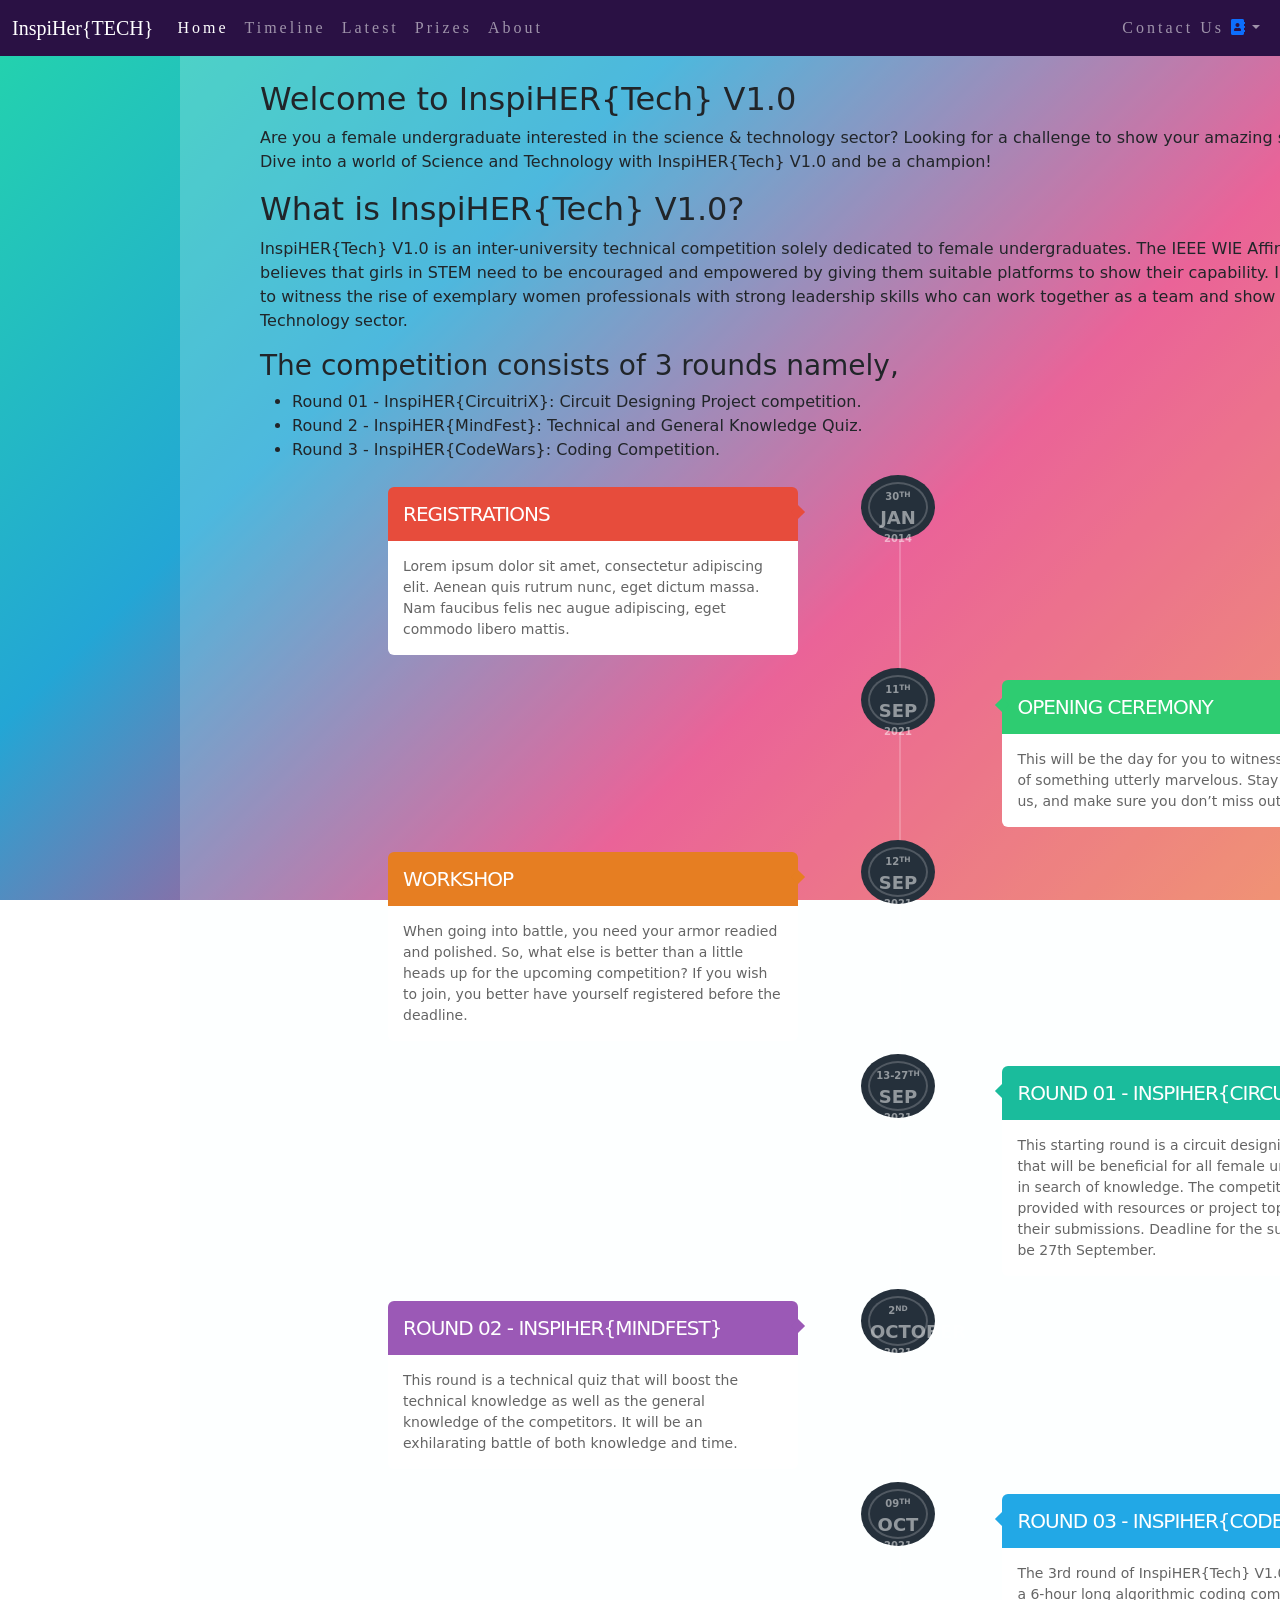
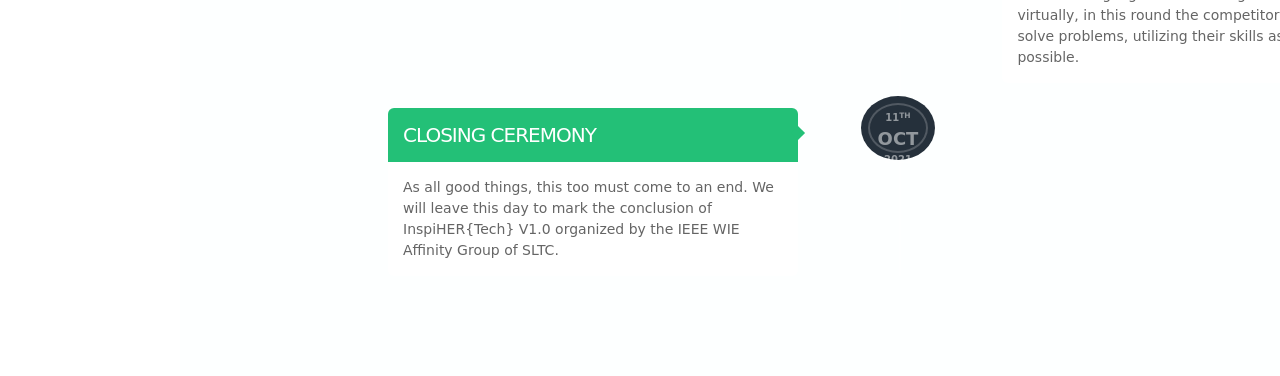
<file: qindex.html>
<!DOCTYPE html>
<html lang="en">
<head>
    <meta charset="UTF-8">
    <meta http-equiv="X-UA-Compatible" content="IE=edge">
    <meta name="viewport" content="width=device-width, initial-scale=1.0">
    <title>InspiHER{Tech} | IEEE WIE of SLTC</title>
    <link href="https://cdn.jsdelivr.net/npm/bootstrap@5.1.0/dist/css/bootstrap.min.css" rel="stylesheet" integrity="sha384-KyZXEAg3QhqLMpG8r+8fhAXLRk2vvoC2f3B09zVXn8CA5QIVfZOJ3BCsw2P0p/We" crossorigin="anonymous">
    <link rel="stylesheet" href="https://pro.fontawesome.com/releases/v5.10.0/css/all.css" integrity="sha384-AYmEC3Yw5cVb3ZcuHtOA93w35dYTsvhLPVnYs9eStHfGJvOvKxVfELGroGkvsg+p" crossorigin="anonymous"/>
    
    <!--Additional-css-->
    <link rel="stylesheet" href="/assets/css/style.css">
    
</head>
<body>
  <header>
    <nav class="navbar navbar-expand-lg navbar-dark bg-purple">
        <div class="container-fluid">
            <a class="navbar-brand" href="#">InspiHer{TECH}</a>
            <button class="navbar-toggler" type="button" data-bs-toggle="collapse" data-bs-target="#navbarSupportedContent" aria-controls="navbarSupportedContent" aria-expanded="false" aria-label="Toggle navigation">
                <span class="navbar-toggler-icon"></span>
            </button>
          <div class="collapse navbar-collapse" id="navbarSupportedContent">
                <ul class="navbar-nav me-auto mb-2 mb-lg-0">
                    <li class="nav-item">
                        <a class="nav-link active" aria-current="page" href="#">Home</a>
                    </li>
                    <li class="nav-item">
                        <a class="nav-link" href="#">Timeline</a>
                    </li>
                    <li class="nav-item">
                        <a class="nav-link" href="#">Latest</a>
                    </li>
                    <li class="nav-item">
                        <a class="nav-link" href="#">Prizes</a>
                    </li>
                    <li class="nav-item">
                        <a class="nav-link" href="#">About</a>
                    </li>
                </ul>
                <ul class="navbar-nav ms-auto mb-2 mb-lg-0 profile-menu"> 
                    <li class="nav-item dropdown">
                        <a class="nav-link dropdown-toggle" href="#" id="navbarDropdown" role="button" data-bs-toggle="dropdown" aria-expanded="false">Contact Us <i class="fas fa-address-book text-primary"></i></a>
                        <ul class="dropdown-menu" aria-labelledby="navbarDropdown">
                            <li><a class="dropdown-item" href="#"><i class="fas fa-users text-warning"></i> Staff</a></li>
                            <li><a class="dropdown-item" href="#"><i class="fab fa-github text-success"></i> Git Repo </a></li>
                        </ul>
                    </li>
                </ul>
            </div>
        </div>
    </nav>
    </header>
    <div class="wrapperMain">
    <div class="sectionAbout">
        <h2>Welcome to InspiHER{Tech} V1.0</h2>
        <p>Are you a female undergraduate interested in the science & technology sector? Looking for a challenge to show your amazing skills?
            The arena awaits you...
            Dive into a world of Science and Technology with InspiHER{Tech} V1.0 and be a champion!
            </p>
    </div>
    <div class="sectionWhatIs">
        <h2>What is InspiHER{Tech} V1.0?</h2>
        <p>InspiHER{Tech} V1.0 is an inter-university technical competition solely dedicated to female undergraduates. The IEEE WIE Affinity Group of SLTC strongly believes that girls in STEM need to be encouraged and empowered by giving them suitable platforms to show their capability. InspiHER{Tech} V1.0 is initiated to witness the rise of exemplary women professionals with strong leadership skills who can work together as a team and show their talents in the Science & Technology sector.</p>

            <h3>The competition consists of 3 rounds namely,</h3>
            <ul>
            <li>Round 01 - InspiHER{CircuitriX}: Circuit Designing Project competition.</li>
            
            <li>Round 2 - InspiHER{MindFest}: Technical and General Knowledge Quiz.</li>
            
            <li>Round 3 - InspiHER{CodeWars}: Coding Competition.</li>
            </ul>
    </div>

    <div class="sectionTimeline">
        <section id="timeline">
            <article>
              <div class="inner">
                <span class="date">
                  <span class="day">30<sup>th</sup></span>
                  <span class="month">Jan</span>
                  <span class="year">2014</span>
                </span>
                <h2>
                    Registrations	
                    </h2>
                <p>Lorem ipsum dolor sit amet, consectetur adipiscing elit. Aenean quis rutrum nunc, eget dictum massa. Nam faucibus felis nec augue adipiscing, eget commodo libero mattis.</p>
              </div>
            </article>
            <article>
              <div class="inner">
                <span class="date">
                  <span class="day">11<sup>th</sup></span>
                  <span class="month">Sep</span>
                  <span class="year">2021</span>
                </span>
                <h2>Opening Ceremony</h2>
                <p>This will be the day for you to witness the inception of something utterly marvelous. Stay connected with us, and make sure you don’t miss out.</p>
              </div>
            </article>
            <article>
              <div class="inner">
                <span class="date">
                  <span class="day">12<sup>th</sup></span>
                  <span class="month">Sep</span>
                  <span class="year">2021</span>
                </span>
                <h2>Workshop</h2>
                <p>When going into battle, you need your armor readied and polished. So, what else is better than a little heads up for the upcoming competition? If you wish to join, you better have yourself registered before the deadline. </p>
              </div>
            </article>
            <article>
              <div class="inner">
                <span class="date">
                  <span class="day">13-27<sup>th</sup></span>
                  <span class="month">Sep</span>
                  <span class="year">2021</span>
                </span>
                <h2>Round 01 - InspiHER{CircuitriX}	</h2>
                <p>This starting round is a circuit designing competition that will be beneficial for all female undergraduates in search of knowledge. The competitors will be provided with resources or project topics to stimulate their submissions. Deadline for the submissions will be 27th September.</p>
              </div>
            </article>
            <article>
              <div class="inner">
                <span class="date">
                  <span class="day">2<sup>nd</sup></span>
                  <span class="month">October</span>
                  <span class="year">2021</span>
                </span>
                <h2>Round 02 - InspiHER{MindFest}</h2>
                <p>This round is a technical quiz that will boost the technical knowledge as well as the general knowledge of the competitors. It will be an exhilarating battle of both knowledge and time.</p>
              </div>
            </article>
            <article>
                <div class="inner">
                  <span class="date">
                    <span class="day">09<sup>th</sup></span>
                    <span class="month">Oct</span>
                    <span class="year">2021</span>
                  </span>
                  <h2>Round 03 - InspiHER{CodeWars}</h2>
                  <p>The 3rd round of InspiHER{Tech} V1.0, is going to be a 6-hour long algorithmic coding competition. Held virtually, in this round the competitors are required to solve problems, utilizing their skills as much as possible.</p>
                </div>
              </article>
              <article>
                <div class="inner">
                  <span class="date">
                    <span class="day">11<sup>th</sup></span>
                    <span class="month">Oct</span>
                    <span class="year">2021</span>
                  </span>
                  <h2>Closing Ceremony	</h2>
                  <p>As all good things, this too must come to an end. We will leave this day to mark the conclusion of InspiHER{Tech} V1.0 organized by the IEEE WIE Affinity Group of SLTC.</p>
                </div>
              </article>
          </section>
    </div>
    <!--<img src="https://cms-assets.tutsplus.com/uploads/users/107/posts/26488/final_image/41-space-scrolling-background850-2.jpg" alt="">-->

    <script src="https://code.jquery.com/jquery-3.6.0.min.js" integrity="sha256-/xUj+3OJU5yExlq6GSYGSHk7tPXikynS7ogEvDej/m4=" crossorigin="anonymous"></script>
    <script src="https://cdn.jsdelivr.net/npm/@popperjs/core@2.9.3/dist/umd/popper.min.js" integrity="sha384-eMNCOe7tC1doHpGoWe/6oMVemdAVTMs2xqW4mwXrXsW0L84Iytr2wi5v2QjrP/xp" crossorigin="anonymous"></script>
    <script src="https://cdn.jsdelivr.net/npm/bootstrap@5.1.0/dist/js/bootstrap.min.js" integrity="sha384-cn7l7gDp0eyniUwwAZgrzD06kc/tftFf19TOAs2zVinnD/C7E91j9yyk5//jjpt/" crossorigin="anonymous"></script>
    <script src="/assets/js/scroll.js"></script>
    </body>





</html>
</file>
<file: assets/css/style.css>
body {
  display: block; 
  margin: 0 auto;
  display: block;
  margin: 0;
  padding: 0;
  box-sizing: border-box;
  margin: 0 auto;
  width: 200vh;
  background: linear-gradient(-45deg, #ee7752, #e73c7e, #23a6d5, #23d5ab);
  animation: gradient 15s ease infinite;
  background-size: 100% 100%;
  background-repeat: no-repeat;
  background-attachment: fixed;
}

@keyframes gradient {
	0% {
		background-position: 0% 50%;
	}
	50% {
		background-position: 100% 50%;
	}
	100% {
		background-position: 0% 50%;
	}
}


.profile-menu .dropdown-menu {
    right: 0;
    left: unset;
}

.profile-menu .fa-fw {
    margin-right: 10px;
}

.toggle-change::after {
    border-top: 0;
    border-bottom: 0.3em solid;
}

.navbar {
  box-sizing: border-box;
  position: fixed !important;
  top: 0;
  left: 0;
  width: 100% !important;
  z-index: 100;
  -webkit-transition: all 0.5s ease;
  -moz-transition: all 0.5s ease;
  -o-transition: all 0.5s ease;
  transition: all 0.5s ease;
  font-family: "Roboto";
  margin: 0 auto;
}
        
.navbar-brand{
    font-weight: 100;
}

.nav-item{
    font-weight: 500;
    letter-spacing: 3px;
}
        
.bg-purple{
    background-color: #2a1144;
}

.bg-pink-half{
    background-color: #b9009a9e;
}

.wrapperMain {
  margin: 0 auto;
  border: none;
  padding: 5rem;
  width: 80%;
  background-color: rgba(245, 255, 255, 0.2);
  box-shadow: #25303B;
}

.wrapperMain:before {
  filter: blur(10px);
}

section#timeline {
  width: 80%;
  margin: 20px auto;
  position: relative;
}

section#timeline:before {
  content: '';
  display: block;
  position: absolute;
  left: 50%;
  top: 0;
  margin: 0 0 0 -1px;
  width: 2px;
  height: 100%;
  background: rgba(255,255,255,0.2);
}

section#timeline article {
  width: 100%;
  margin: 0 0 20px 0;
  position: relative;
}

section#timeline article:after {
  content: '';
  display: block;
  clear: both;
}

section#timeline article div.inner {
  width: 40%;
  float: left;
  margin: 5px 0 0 0;
  border-radius: 6px;
}

section#timeline article div.inner span.date {
  display: block;
  width: 60px;
  height: 50px;
  padding: 5px 0;
  position: absolute;
  top: 0;
  left: 50%;
  margin: 0 0 0 -32px;
  border-radius: 100%;
  font-size: 12px;
  font-weight: 900;
  text-transform: uppercase;
  background: #25303B;
  color: rgba(255,255,255,0.5);
  border: 2px solid rgba(255,255,255,0.2);
  box-shadow: 0 0 0 7px #25303B;
}

section#timeline article div.inner span.date span {
  display: block;
  text-align: center;
}
section#timeline article div.inner span.date span.day {
  font-size: 10px;
}
section#timeline article div.inner span.date span.month {
  font-size: 18px;
}
section#timeline article div.inner span.date span.year {
  font-size: 10px;
}

section#timeline article div.inner h2 {
  padding: 15px;
  margin: 0;
  color: #fff;
  font-size: 20px;
  text-transform: uppercase;
  letter-spacing: -1px;
  border-radius: 6px 6px 0 0;
  position: relative;
}

section#timeline article div.inner h2:after {
  content: '';
  position: absolute;
  top: 20px;
  right: -5px;
  width: 10px; 
	height: 10px;
  -webkit-transform: rotate(-45deg);
}

section#timeline article div.inner p {
  padding: 15px;
  margin: 0;
  font-size: 14px;
  background: #fff;
  color: #656565;
  border-radius: 0 0 6px 6px;
}

section#timeline article:nth-child(2n+2) div.inner {
  float: right;
}
section#timeline article:nth-child(2n+2) div.inner h2:after {
  left: -5px;
}
section#timeline article:nth-child(1) div.inner h2 {
  background: #e74c3c;
}
section#timeline article:nth-child(1) div.inner h2:after {
  background: #e74c3c;
}
section#timeline article:nth-child(2) div.inner h2 {
  background: #2ecc71;
}
section#timeline article:nth-child(2) div.inner h2:after {
  background: #2ecc71;
}
section#timeline article:nth-child(3) div.inner h2 {
  background: #e67e22;
}
section#timeline article:nth-child(3) div.inner h2:after {
  background: #e67e22;
}
section#timeline article:nth-child(4) div.inner h2 {
  background: #1abc9c;
}
section#timeline article:nth-child(4) div.inner h2:after {
  background: #1abc9c;
}
section#timeline article:nth-child(5) div.inner h2 {
  background: #9b59b6;
}
section#timeline article:nth-child(5) div.inner h2:after {
  background: #9b59b6;
}
section#timeline article:nth-child(6) div.inner h2 {
  background: #22a8e6;
}
section#timeline article:nth-child(6) div.inner h2:after {
  background: #22a8e6;
}
section#timeline article:nth-child(7) div.inner h2 {
  background: #23c077;
}
section#timeline article:nth-child(7) div.inner h2:after {
  background: #23c077;
}
</file>
